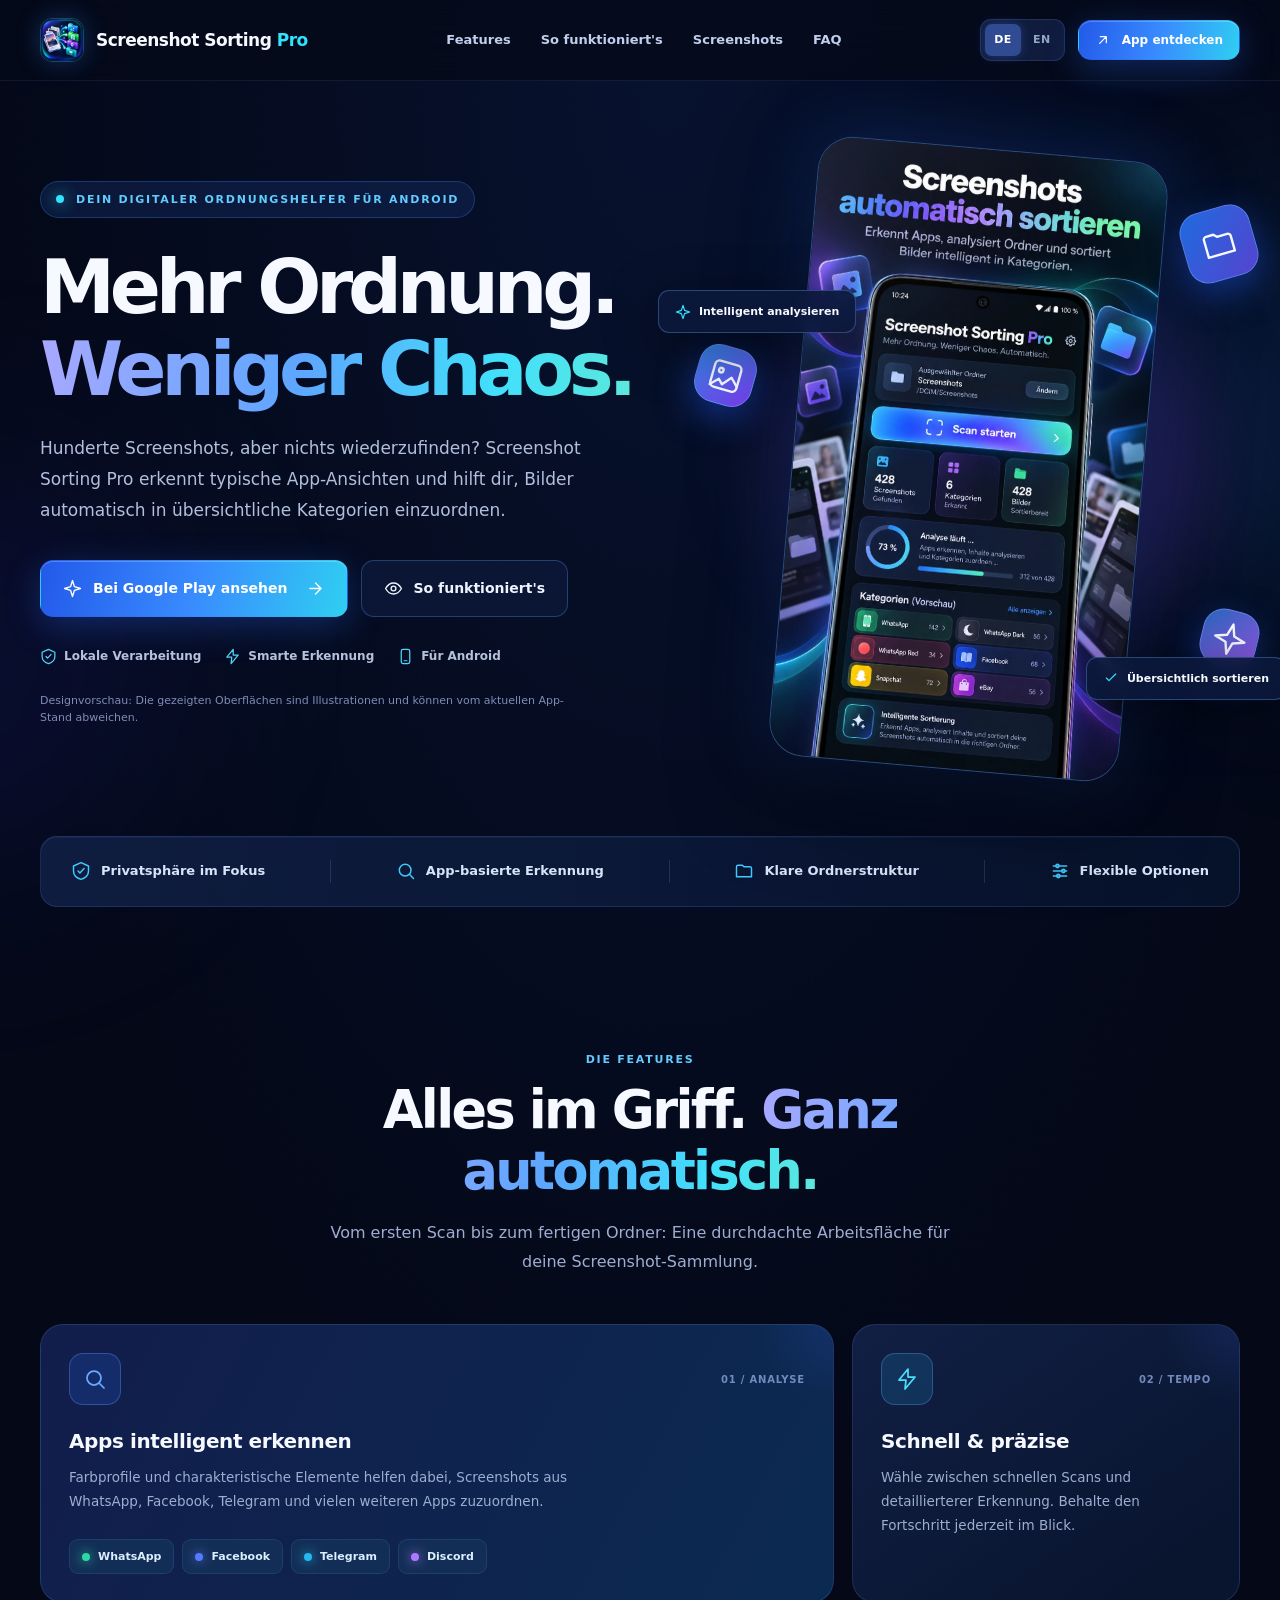
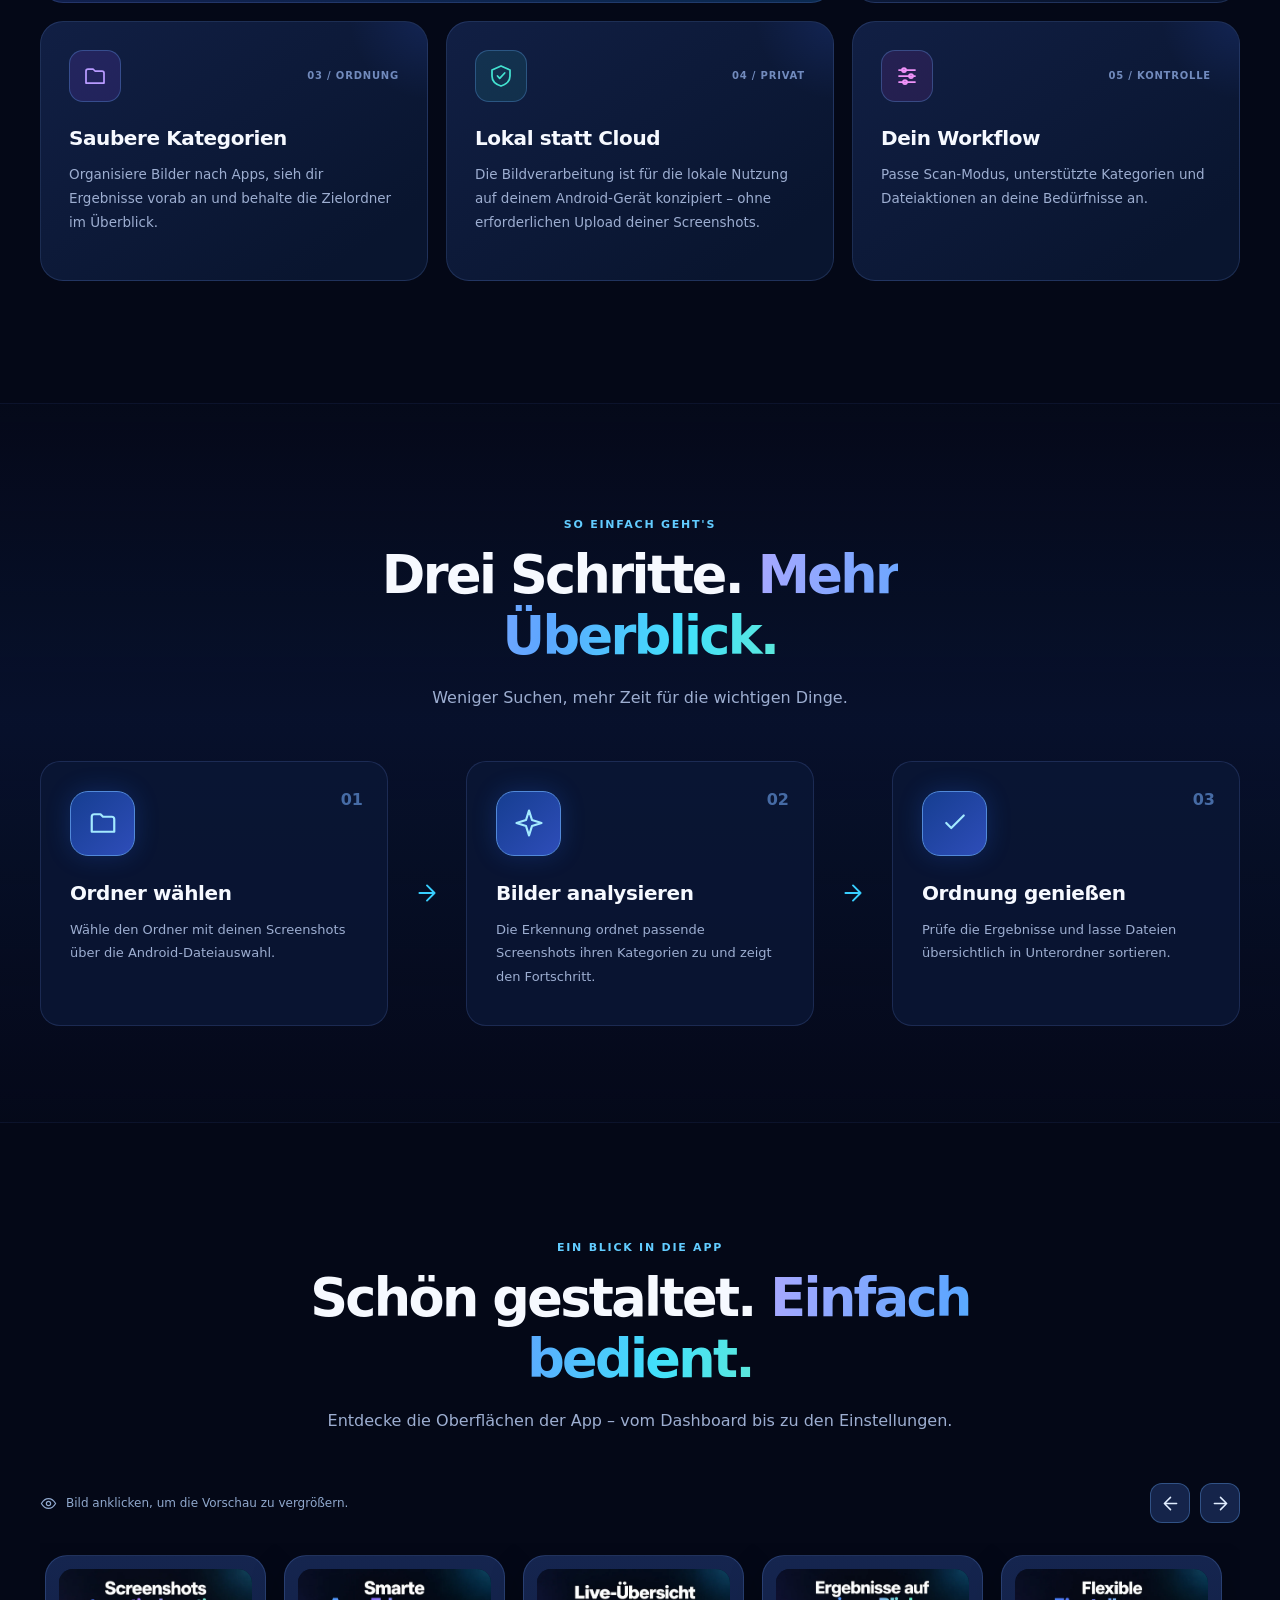
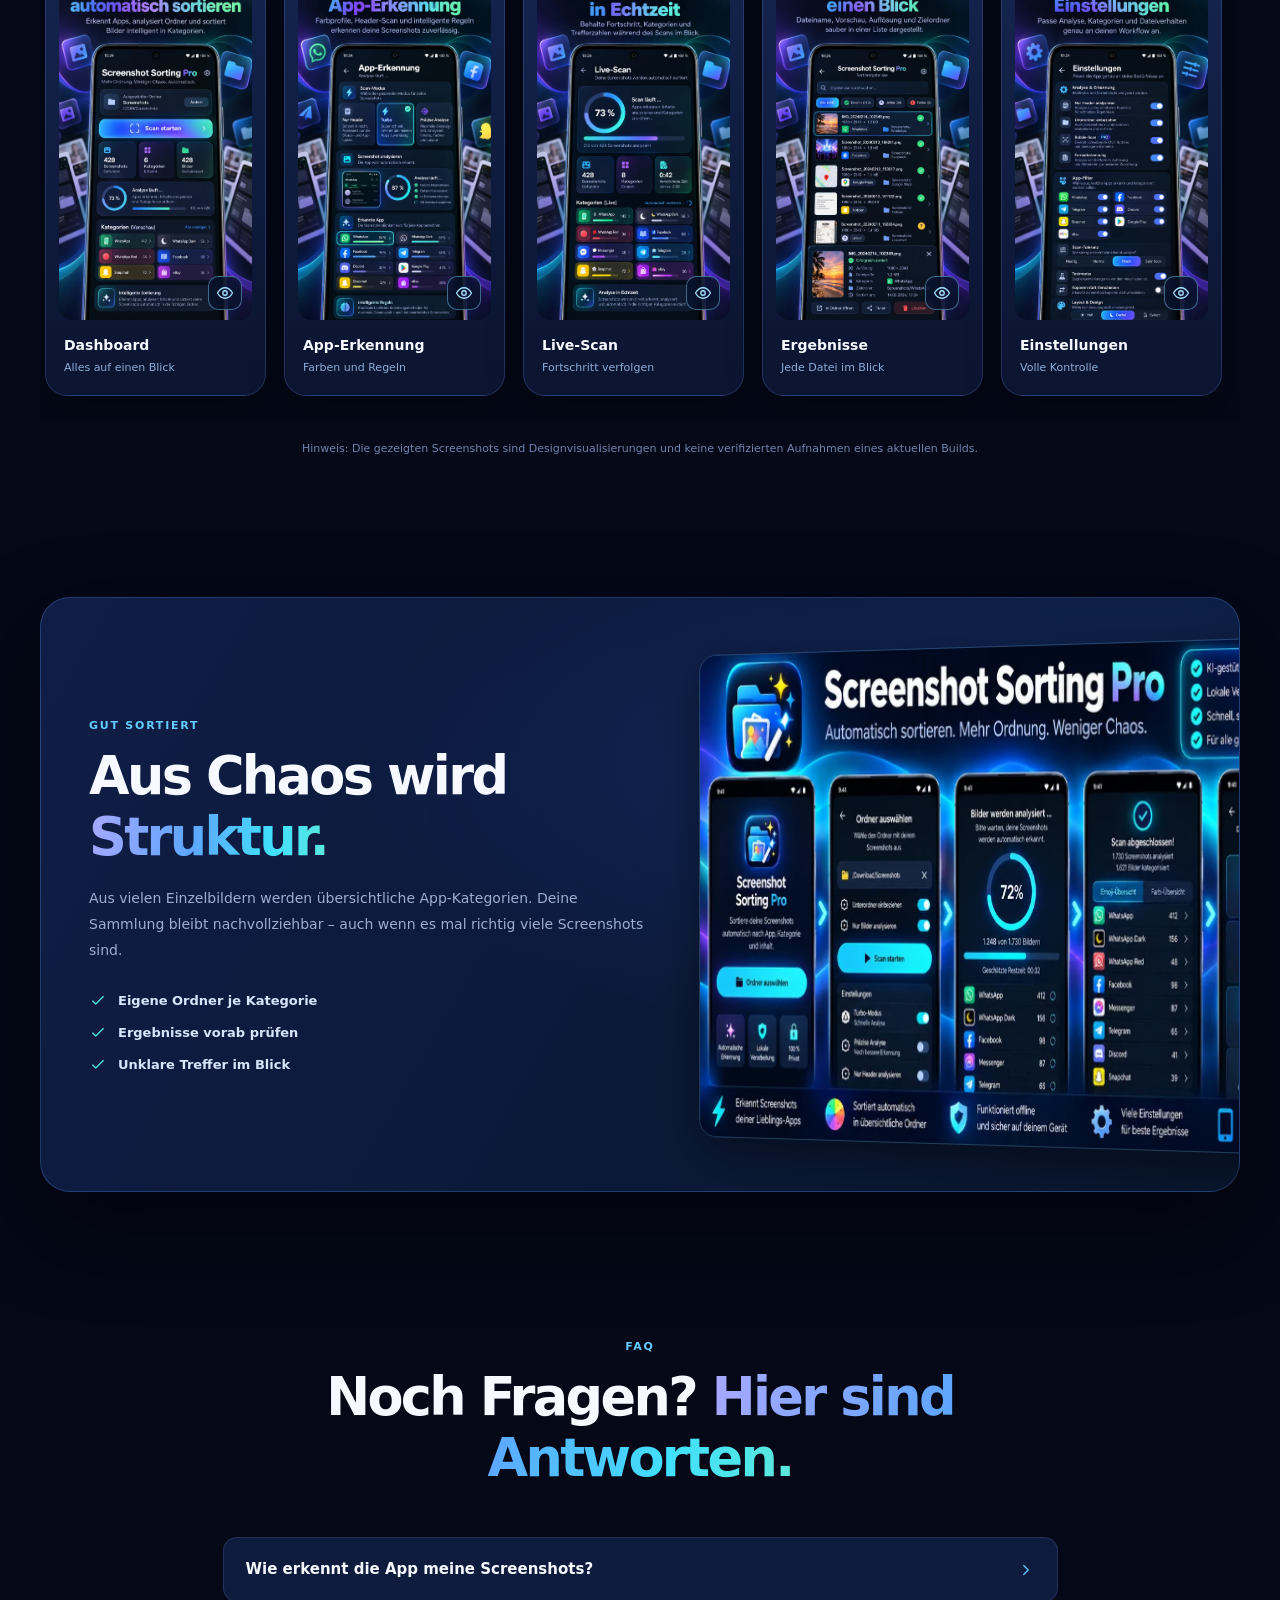
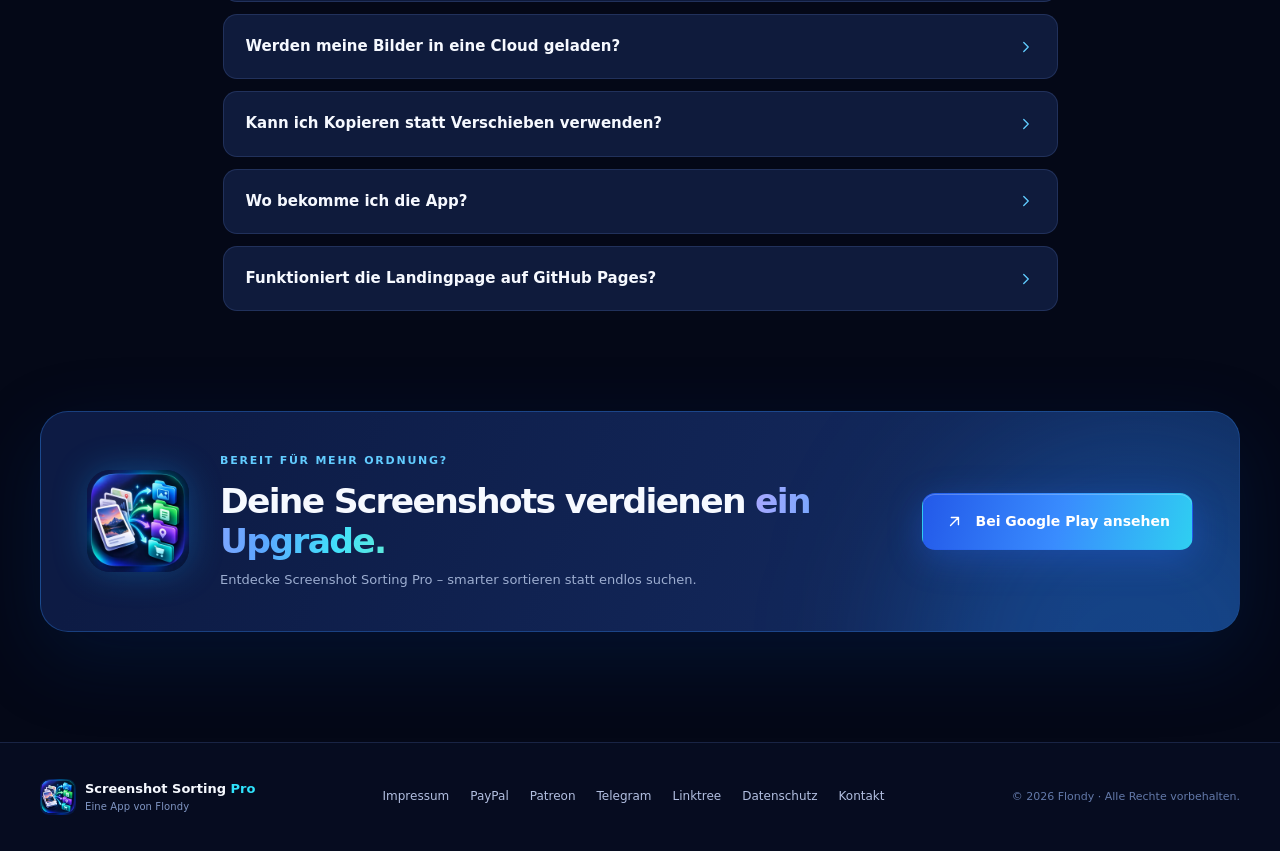
<file: index.html>
<!doctype html>
<html lang="de">
<head>
  <meta charset="UTF-8" />
  <meta name="viewport" content="width=device-width, initial-scale=1" />
  <meta name="theme-color" content="#050a1c" />
  <meta name="description" content="Screenshot Sorting Pro – eine moderne Android-App zum Erkennen, Analysieren und übersichtlichen Sortieren von Screenshots." />
  <meta property="og:type" content="website" />
  <meta property="og:title" content="Screenshot Sorting Pro – Mehr Ordnung. Weniger Chaos." />
  <meta property="og:description" content="Erkennen, analysieren und sortieren: Entdecke die smarte Screenshot-Verwaltung für Android." />
  <meta property="og:image" content="assets/branding/Google_Play_Feature_Graphic_BLUE_1024x500.png" />
  <link rel="icon" type="image/png" href="assets/img/favicon.png" />
  <link rel="stylesheet" href="styles.css" />
  <title>Screenshot Sorting Pro – Automatisch sortieren</title>
</head>
<body>
  <svg class="svg-defs" aria-hidden="true" focusable="false" xmlns="http://www.w3.org/2000/svg">
    <symbol id="i-arrow" viewBox="0 0 24 24"><path d="M5 12h14m-7-7 7 7-7 7"/></symbol>
    <symbol id="i-arrow-up-right" viewBox="0 0 24 24"><path d="M7 17 17 7M8 7h9v9"/></symbol>
    <symbol id="i-down" viewBox="0 0 24 24"><path d="M12 3v12m-5-5 5 5 5-5M5 18v3h14v-3"/></symbol>
    <symbol id="i-check" viewBox="0 0 24 24"><path d="m5 12 4 4L19 6"/></symbol>
    <symbol id="i-shield" viewBox="0 0 24 24"><path d="m12 2 9 4v6c0 5.5-3.8 8.4-9 10-5.2-1.6-9-4.5-9-10V6l9-4Z"/><path d="m8.5 12 2.2 2.3L15.7 9"/></symbol>
    <symbol id="i-bolt" viewBox="0 0 24 24"><path d="m13 2-9 11h7l-1 9 10-12h-7l0-8Z"/></symbol>
    <symbol id="i-sparkle" viewBox="0 0 24 24"><path d="m12 2 2.4 7.6L22 12l-7.6 2.4L12 22l-2.4-7.6L2 12l7.6-2.4L12 2Z"/></symbol>
    <symbol id="i-folder" viewBox="0 0 24 24"><path d="M3 7a2 2 0 0 1 2-2h5l2 2h7a2 2 0 0 1 2 2v10H3V7Z"/></symbol>
    <symbol id="i-image" viewBox="0 0 24 24"><rect x="3" y="3" width="18" height="18" rx="3"/><circle cx="8" cy="9" r="1.5"/><path d="m21 17-5-5-5 6-3-3-5 5"/></symbol>
    <symbol id="i-sliders" viewBox="0 0 24 24"><path d="M4 6h16M4 12h16M4 18h16"/><circle cx="9" cy="6" r="2"/><circle cx="16" cy="12" r="2"/><circle cx="10" cy="18" r="2"/></symbol>
    <symbol id="i-eye" viewBox="0 0 24 24"><path d="M2 12s4-7 10-7 10 7 10 7-4 7-10 7-10-7-10-7Z"/><circle cx="12" cy="12" r="3"/></symbol>
    <symbol id="i-grid" viewBox="0 0 24 24"><rect x="3" y="3" width="7" height="7" rx="1"/><rect x="14" y="3" width="7" height="7" rx="1"/><rect x="3" y="14" width="7" height="7" rx="1"/><rect x="14" y="14" width="7" height="7" rx="1"/></symbol>
    <symbol id="i-chevron" viewBox="0 0 24 24"><path d="m9 6 6 6-6 6"/></symbol>
    <symbol id="i-close" viewBox="0 0 24 24"><path d="M5 5 19 19M19 5 5 19"/></symbol>
    <symbol id="i-menu" viewBox="0 0 24 24"><path d="M4 7h16M4 12h16M4 17h16"/></symbol>
    <symbol id="i-search" viewBox="0 0 24 24"><circle cx="11" cy="11" r="7"/><path d="m16 16 5 5"/></symbol>
    <symbol id="i-lock" viewBox="0 0 24 24"><rect x="5" y="10" width="14" height="11" rx="2"/><path d="M8 10V7a4 4 0 0 1 8 0v3"/></symbol>
    <symbol id="i-phone" viewBox="0 0 24 24"><rect x="6" y="2" width="12" height="20" rx="2.5"/><path d="M10 18h4"/></symbol>
  </svg>

  <div class="ambient ambient-one"></div><div class="ambient ambient-two"></div>
  <header class="site-header" id="top">
    <div class="container nav-inner">
      <a class="brand" href="#top" aria-label="Screenshot Sorting Pro – Start">
        <img src="assets/img/app-icon.webp" width="42" height="42" alt="Screenshot Sorting Pro App-Icon" />
        <span>Screenshot <strong>Sorting <em>Pro</em></strong></span>
      </a>
      <nav class="desktop-nav" aria-label="Hauptnavigation">
        <a href="#features" data-i18n="navFeatures">Features</a>
        <a href="#how" data-i18n="navHow">So funktioniert's</a>
        <a href="#screenshots" data-i18n="navScreens">Screenshots</a>
        <a href="#faq">FAQ</a>
      </nav>
      <div class="nav-actions">
        <div class="language-toggle" role="group" aria-label="Language / Sprache">
          <button class="lang-btn active" type="button" data-lang="de" aria-pressed="true">DE</button>
          <button class="lang-btn" type="button" data-lang="en" aria-pressed="false">EN</button>
        </div>
        <a class="btn btn-small btn-primary nav-cta" href="#screenshots"><svg class="ic"><use href="#i-arrow-up-right"/></svg><span data-i18n="navDiscover">App entdecken</span></a>
        <button id="menuButton" class="menu-btn" aria-label="Menü öffnen" aria-controls="mobileNav" aria-expanded="false" type="button"><svg class="ic"><use href="#i-menu"/></svg></button>
      </div>
    </div>
    <nav class="mobile-nav" id="mobileNav" aria-label="Mobile Navigation" hidden>
      <a href="#features" data-i18n="navFeatures">Features</a><a href="#how" data-i18n="navHow">So funktioniert's</a><a href="#screenshots" data-i18n="navScreens">Screenshots</a><a href="#faq">FAQ</a>
    </nav>
  </header>

  <main>
    <section class="hero container" aria-labelledby="heroTitle">
      <div class="hero-copy reveal">
        <div class="eyebrow"><span class="eyebrow-dot"></span><span data-i18n="eyebrow">DEIN DIGITALER ORDNUNGSHELFER FÜR ANDROID</span></div>
        <h1 id="heroTitle" data-i18n-html="heroTitle">Mehr Ordnung.<br><span class="gradient-text">Weniger Chaos.</span></h1>
        <p class="hero-lead" data-i18n="heroLead">Hunderte Screenshots, aber nichts wiederzufinden? Screenshot Sorting Pro erkennt typische App-Ansichten und hilft dir, Bilder automatisch in übersichtliche Kategorien einzuordnen.</p>
        <div class="hero-actions">
          <a id="primaryCTA" class="btn btn-primary btn-large" href="#screenshots"><svg class="ic"><use href="#i-sparkle"/></svg><span data-i18n="heroExplore">App entdecken</span><svg class="ic end-arrow"><use href="#i-arrow"/></svg></a>
          <a class="btn btn-glass btn-large" href="#how"><svg class="ic"><use href="#i-eye"/></svg><span data-i18n="heroHow">So funktioniert's</span></a>
        </div>
        <div class="hero-trust">
          <span><svg class="ic"><use href="#i-shield"/></svg><span data-i18n="trustLocal">Lokale Verarbeitung</span></span>
          <span><svg class="ic"><use href="#i-bolt"/></svg><span data-i18n="trustFast">Smarte Erkennung</span></span>
          <span><svg class="ic"><use href="#i-phone"/></svg><span data-i18n="trustAndroid">Für Android</span></span>
        </div>
        <p class="build-note" data-i18n="visualNote">Designvorschau: Die gezeigten Oberflächen sind Illustrationen und können vom aktuellen App-Stand abweichen.</p>
      </div>
      <div class="hero-art reveal" aria-label="Gestaltungsvorschau von Screenshot Sorting Pro">
        <div class="hero-halo"></div>
        <div class="floating-icon floating-a"><svg class="ic"><use href="#i-folder"/></svg></div>
        <div class="floating-icon floating-b"><svg class="ic"><use href="#i-image"/></svg></div>
        <div class="floating-icon floating-c"><svg class="ic"><use href="#i-sparkle"/></svg></div>
        <div class="hero-screen-wrap"><img class="hero-poster" src="assets/img/screenshot-dashboard.webp" width="941" height="1672" alt="Screenshot Sorting Pro – Dashboard mit Scan-Statistiken und Kategorien" fetchpriority="high" /></div>
        <div class="float-pill float-pill-top"><svg class="ic"><use href="#i-sparkle"/></svg><span data-i18n="floatingIntelligent">Intelligent analysieren</span></div>
        <div class="float-pill float-pill-bottom"><svg class="ic"><use href="#i-check"/></svg><span data-i18n="floatingOrganized">Übersichtlich sortieren</span></div>
      </div>
    </section>

    <div class="container section-spacer"><div class="trust-bar"><span><svg class="ic"><use href="#i-shield"/></svg><span data-i18n="stripLocal">Privatsphäre im Fokus</span></span><span class="separator"></span><span><svg class="ic"><use href="#i-search"/></svg><span data-i18n="stripDetect">App-basierte Erkennung</span></span><span class="separator"></span><span><svg class="ic"><use href="#i-folder"/></svg><span data-i18n="stripFolders">Klare Ordnerstruktur</span></span><span class="separator"></span><span><svg class="ic"><use href="#i-sliders"/></svg><span data-i18n="stripOptions">Flexible Optionen</span></span></div></div>

    <section id="features" class="section container" aria-labelledby="featuresTitle">
      <div class="section-heading reveal"><span class="section-kicker" data-i18n="featuresKicker">DIE FEATURES</span><h2 id="featuresTitle" data-i18n-html="featuresTitle">Alles im Griff. <span class="gradient-text">Ganz automatisch.</span></h2><p data-i18n="featuresIntro">Vom ersten Scan bis zum fertigen Ordner: Eine durchdachte Arbeitsfläche für deine Screenshot-Sammlung.</p></div>
      <div class="feature-grid">
        <article class="feature-card feature-card-wide reveal"><div class="feature-top"><div class="icon-square blue"><svg class="ic"><use href="#i-search"/></svg></div><span class="feature-number">01 / ANALYSE</span></div><h3 data-i18n="f1Title">Apps intelligent erkennen</h3><p data-i18n="f1Text">Farbprofile und charakteristische Elemente helfen dabei, Screenshots aus WhatsApp, Facebook, Telegram und vielen weiteren Apps zuzuordnen.</p><div class="mini-categories"><span class="mini-tag"><i style="--c:#2bd9a3"></i>WhatsApp</span><span class="mini-tag"><i style="--c:#567aff"></i>Facebook</span><span class="mini-tag"><i style="--c:#25b8ee"></i>Telegram</span><span class="mini-tag"><i style="--c:#ac78ff"></i>Discord</span></div></article>
        <article class="feature-card reveal"><div class="feature-top"><div class="icon-square cyan"><svg class="ic"><use href="#i-bolt"/></svg></div><span class="feature-number">02 / TEMPO</span></div><h3 data-i18n="f2Title">Schnell &amp; präzise</h3><p data-i18n="f2Text">Wähle zwischen schnellen Scans und detaillierterer Erkennung. Behalte den Fortschritt jederzeit im Blick.</p></article>
        <article class="feature-card reveal"><div class="feature-top"><div class="icon-square violet"><svg class="ic"><use href="#i-folder"/></svg></div><span class="feature-number">03 / ORDNUNG</span></div><h3 data-i18n="f3Title">Saubere Kategorien</h3><p data-i18n="f3Text">Organisiere Bilder nach Apps, sieh dir Ergebnisse vorab an und behalte die Zielordner im Überblick.</p></article>
        <article class="feature-card reveal"><div class="feature-top"><div class="icon-square teal"><svg class="ic"><use href="#i-shield"/></svg></div><span class="feature-number">04 / PRIVAT</span></div><h3 data-i18n="f4Title">Lokal statt Cloud</h3><p data-i18n="f4Text">Die Bildverarbeitung ist für die lokale Nutzung auf deinem Android-Gerät konzipiert – ohne erforderlichen Upload deiner Screenshots.</p></article>
        <article class="feature-card reveal"><div class="feature-top"><div class="icon-square pink"><svg class="ic"><use href="#i-sliders"/></svg></div><span class="feature-number">05 / KONTROLLE</span></div><h3 data-i18n="f5Title">Dein Workflow</h3><p data-i18n="f5Text">Passe Scan-Modus, unterstützte Kategorien und Dateiaktionen an deine Bedürfnisse an.</p></article>
      </div>
    </section>

    <section id="how" class="section how-section" aria-labelledby="howTitle"><div class="container"><div class="section-heading reveal"><span class="section-kicker" data-i18n="howKicker">SO EINFACH GEHT'S</span><h2 id="howTitle" data-i18n-html="howTitle">Drei Schritte. <span class="gradient-text">Mehr Überblick.</span></h2><p data-i18n="howIntro">Weniger Suchen, mehr Zeit für die wichtigen Dinge.</p></div>
    <div class="steps">
      <article class="step reveal"><div class="step-index">01</div><div class="step-icon"><svg class="ic"><use href="#i-folder"/></svg></div><h3 data-i18n="step1Title">Ordner wählen</h3><p data-i18n="step1Text">Wähle den Ordner mit deinen Screenshots über die Android-Dateiauswahl.</p></article>
      <div class="step-connector" aria-hidden="true"><svg class="ic"><use href="#i-arrow"/></svg></div>
      <article class="step reveal"><div class="step-index">02</div><div class="step-icon"><svg class="ic"><use href="#i-sparkle"/></svg></div><h3 data-i18n="step2Title">Bilder analysieren</h3><p data-i18n="step2Text">Die Erkennung ordnet passende Screenshots ihren Kategorien zu und zeigt den Fortschritt.</p></article>
      <div class="step-connector" aria-hidden="true"><svg class="ic"><use href="#i-arrow"/></svg></div>
      <article class="step reveal"><div class="step-index">03</div><div class="step-icon"><svg class="ic"><use href="#i-check"/></svg></div><h3 data-i18n="step3Title">Ordnung genießen</h3><p data-i18n="step3Text">Prüfe die Ergebnisse und lasse Dateien übersichtlich in Unterordner sortieren.</p></article>
    </div></div></section>

    <section id="screenshots" class="section container screenshot-section" aria-labelledby="screensTitle"><div class="section-heading reveal"><span class="section-kicker" data-i18n="screensKicker">EIN BLICK IN DIE APP</span><h2 id="screensTitle" data-i18n-html="screensTitle">Schön gestaltet. <span class="gradient-text">Einfach bedient.</span></h2><p data-i18n="screensIntro">Entdecke die Oberflächen der App – vom Dashboard bis zu den Einstellungen.</p></div>
      <div class="gallery-toolbar"><p class="gallery-hint"><svg class="ic"><use href="#i-eye"/></svg><span data-i18n="galleryHint">Bild anklicken, um die Vorschau zu vergrößern.</span></p><div class="gallery-controls"><button class="circle-btn" id="galleryPrev" type="button" aria-label="Vorheriges Bild"><svg class="ic reverse"><use href="#i-arrow"/></svg></button><button class="circle-btn" id="galleryNext" type="button" aria-label="Nächstes Bild"><svg class="ic"><use href="#i-arrow"/></svg></button></div></div>
      <div class="screenshot-track" id="screenshotTrack" tabindex="0" aria-label="App-Screenshots – horizontal scrollbar">
        <button class="shot-card" type="button" data-shot="0"><div class="shot-cover"><img loading="lazy" src="assets/img/screenshot-dashboard.webp" width="941" height="1672" alt="Dashboard mit Ordnerauswahl und Kategoriestatistik"/><span class="shot-zoom"><svg class="ic"><use href="#i-eye"/></svg></span></div><strong data-i18n="shot1Title">Dashboard</strong><small data-i18n="shot1Text">Alles auf einen Blick</small></button>
        <button class="shot-card" type="button" data-shot="1"><div class="shot-cover"><img loading="lazy" src="assets/img/screenshot-recognition.webp" width="941" height="1672" alt="Analyse-Modi und App-Erkennung"/><span class="shot-zoom"><svg class="ic"><use href="#i-eye"/></svg></span></div><strong data-i18n="shot2Title">App-Erkennung</strong><small data-i18n="shot2Text">Farben und Regeln</small></button>
        <button class="shot-card" type="button" data-shot="2"><div class="shot-cover"><img loading="lazy" src="assets/img/screenshot-live.webp" width="941" height="1672" alt="Live-Scan mit Fortschrittsanzeige und Kategorien"/><span class="shot-zoom"><svg class="ic"><use href="#i-eye"/></svg></span></div><strong data-i18n="shot3Title">Live-Scan</strong><small data-i18n="shot3Text">Fortschritt verfolgen</small></button>
        <button class="shot-card" type="button" data-shot="3"><div class="shot-cover"><img loading="lazy" src="assets/img/screenshot-results.webp" width="941" height="1672" alt="Sortierergebnisse mit Dateivorschau und Zielordnern"/><span class="shot-zoom"><svg class="ic"><use href="#i-eye"/></svg></span></div><strong data-i18n="shot4Title">Ergebnisse</strong><small data-i18n="shot4Text">Jede Datei im Blick</small></button>
        <button class="shot-card" type="button" data-shot="4"><div class="shot-cover"><img loading="lazy" src="assets/img/screenshot-settings.webp" width="941" height="1672" alt="Anpassbare Erkennungs- und Sortiereinstellungen"/><span class="shot-zoom"><svg class="ic"><use href="#i-eye"/></svg></span></div><strong data-i18n="shot5Title">Einstellungen</strong><small data-i18n="shot5Text">Volle Kontrolle</small></button>
      </div>
      <p class="screenshot-disclaimer" data-i18n="screensDisclaimer">Hinweis: Die gezeigten Screenshots sind Designvisualisierungen und keine verifizierten Aufnahmen eines aktuellen Builds.</p>
    </section>

    <section class="section container showcase"><div class="showcase-panel reveal"><div class="showcase-copy"><span class="section-kicker" data-i18n="showcaseKicker">GUT SORTIERT</span><h2 data-i18n-html="showcaseTitle">Aus Chaos wird <span class="gradient-text">Struktur.</span></h2><p data-i18n="showcaseBody">Aus vielen Einzelbildern werden übersichtliche App-Kategorien. Deine Sammlung bleibt nachvollziehbar – auch wenn es mal richtig viele Screenshots sind.</p><div class="showcase-bullets"><span><svg class="ic"><use href="#i-check"/></svg><span data-i18n="showcasePoint1">Eigene Ordner je Kategorie</span></span><span><svg class="ic"><use href="#i-check"/></svg><span data-i18n="showcasePoint2">Ergebnisse vorab prüfen</span></span><span><svg class="ic"><use href="#i-check"/></svg><span data-i18n="showcasePoint3">Unklare Treffer im Blick</span></span></div></div><img src="assets/img/feature-blue.webp" loading="lazy" width="1024" height="500" alt="Schematische Darstellung von Screenshot Sorting Pro – Auswahl, Analyse, Ergebnisse und sortierte Ordner"/></div></section>

    <section id="faq" class="section container faq-section" aria-labelledby="faqTitle"><div class="section-heading reveal"><span class="section-kicker">FAQ</span><h2 id="faqTitle" data-i18n-html="faqTitle">Noch Fragen? <span class="gradient-text">Hier sind Antworten.</span></h2></div><div class="faq-items">
      <details><summary><span data-i18n="faq1Q">Wie erkennt die App meine Screenshots?</span><svg class="ic"><use href="#i-chevron"/></svg></summary><p data-i18n="faq1A">Die Erkennung nutzt unter anderem Farbprofile und typische Bildbereiche, um Screenshots bestimmten Apps zuzuordnen. Nicht jeder Treffer ist eindeutig; dafür gibt es die Kategorie „Unklar“.</p></details>
      <details><summary><span data-i18n="faq2Q">Werden meine Bilder in eine Cloud geladen?</span><svg class="ic"><use href="#i-chevron"/></svg></summary><p data-i18n="faq2A">Die dargestellte Bildanalyse ist für die lokale Ausführung auf Android ausgelegt. Ob die veröffentlichte Version weitere Dienste verwendet, steht in der Datenschutzerklärung der jeweiligen App-Version.</p></details>
      <details><summary><span data-i18n="faq3Q">Kann ich Kopieren statt Verschieben verwenden?</span><svg class="ic"><use href="#i-chevron"/></svg></summary><p data-i18n="faq3A">Ja, das ist als Dateiverarbeitungsoption vorgesehen. Für einen sicheren Einstieg empfiehlt sich der Kopiermodus, damit die Originaldateien erhalten bleiben.</p></details>
      <details><summary><span data-i18n="faq4Q">Wo bekomme ich die App?</span><svg class="ic"><use href="#i-chevron"/></svg></summary><p data-i18n="faq4A">Screenshot Sorting Pro gibt es für Android bei Google Play. Den Link findest du oben auf dieser Seite.</p></details>
      <details><summary><span data-i18n="faq5Q">Funktioniert die Landingpage auf GitHub Pages?</span><svg class="ic"><use href="#i-chevron"/></svg></summary><p data-i18n="faq5A">Ja. Diese Website benötigt weder Server noch Build-Tools: Dateien hochladen, GitHub Pages aktivieren, fertig.</p></details>
    </div></section>

    <section class="bottom-section container"><div class="final-cta reveal"><div class="cta-glow"></div><img src="assets/img/app-icon.webp" width="112" height="112" loading="lazy" alt="Screenshot Sorting Pro Icon"/><div><span class="section-kicker" data-i18n="ctaKicker">BEREIT FÜR MEHR ORDNUNG?</span><h2 data-i18n-html="ctaTitle">Deine Screenshots verdienen <span class="gradient-text">ein Upgrade.</span></h2><p data-i18n="ctaBody">Entdecke Screenshot Sorting Pro – smarter sortieren statt endlos suchen.</p></div><a id="finalCTA" class="btn btn-primary btn-large" href="mailto:flondy.dev@gmail.com?subject=Screenshot%20Sorting%20Pro"><svg class="ic"><use href="#i-arrow-up-right"/></svg><span data-i18n="ctaContact">Verfügbarkeit anfragen</span></a></div></section>
  </main>

  <footer class="footer"><div class="container footer-inner"><a class="footer-brand" href="#top"><img src="assets/img/app-icon.webp" width="36" height="36" alt=""/><span>Screenshot Sorting <em>Pro</em><small data-i18n="footerSubtitle">Eine App von Flondy</small></span></a><div class="footer-links"><a href="https://flondy.github.io/app-store/impressum.html" data-i18n="footerLegal">Impressum</a><a href="https://www.paypal.com/paypalme/MSingle72" target="_blank" rel="noopener">PayPal</a><a href="https://www.patreon.com/cw/Flondy" target="_blank" rel="noopener">Patreon</a><a href="https://t.me/Flondy" target="_blank" rel="noopener">Telegram</a><a href="https://linktr.ee/flondy" target="_blank" rel="noopener">Linktree</a><a href="datenschutz.html" data-i18n="footerPrivacy">Datenschutz</a><a href="mailto:flondy.dev@gmail.com" data-i18n="footerContact">Kontakt</a></div><p>© <span id="year">2026</span> Flondy · <span data-i18n="footerRights">Alle Rechte vorbehalten.</span></p></div></footer>

  <div class="lightbox" id="lightbox" role="dialog" aria-modal="true" aria-label="Screenshot-Vorschau" hidden>
    <button class="lightbox-close" id="lightboxClose" type="button" aria-label="Schließen"><svg class="ic"><use href="#i-close"/></svg></button>
    <button class="lightbox-move lightbox-prev" id="lightboxPrev" type="button" aria-label="Vorheriges Bild"><svg class="ic reverse"><use href="#i-arrow"/></svg></button>
    <figure class="lightbox-figure"><img id="lightboxImage" alt=""/><figcaption id="lightboxCaption"></figcaption></figure>
    <button class="lightbox-move lightbox-next" id="lightboxNext" type="button" aria-label="Nächstes Bild"><svg class="ic"><use href="#i-arrow"/></svg></button>
  </div>
  <script src="config.js" defer></script>
  <script src="script.js" defer></script>
</body>
</html>
</file>
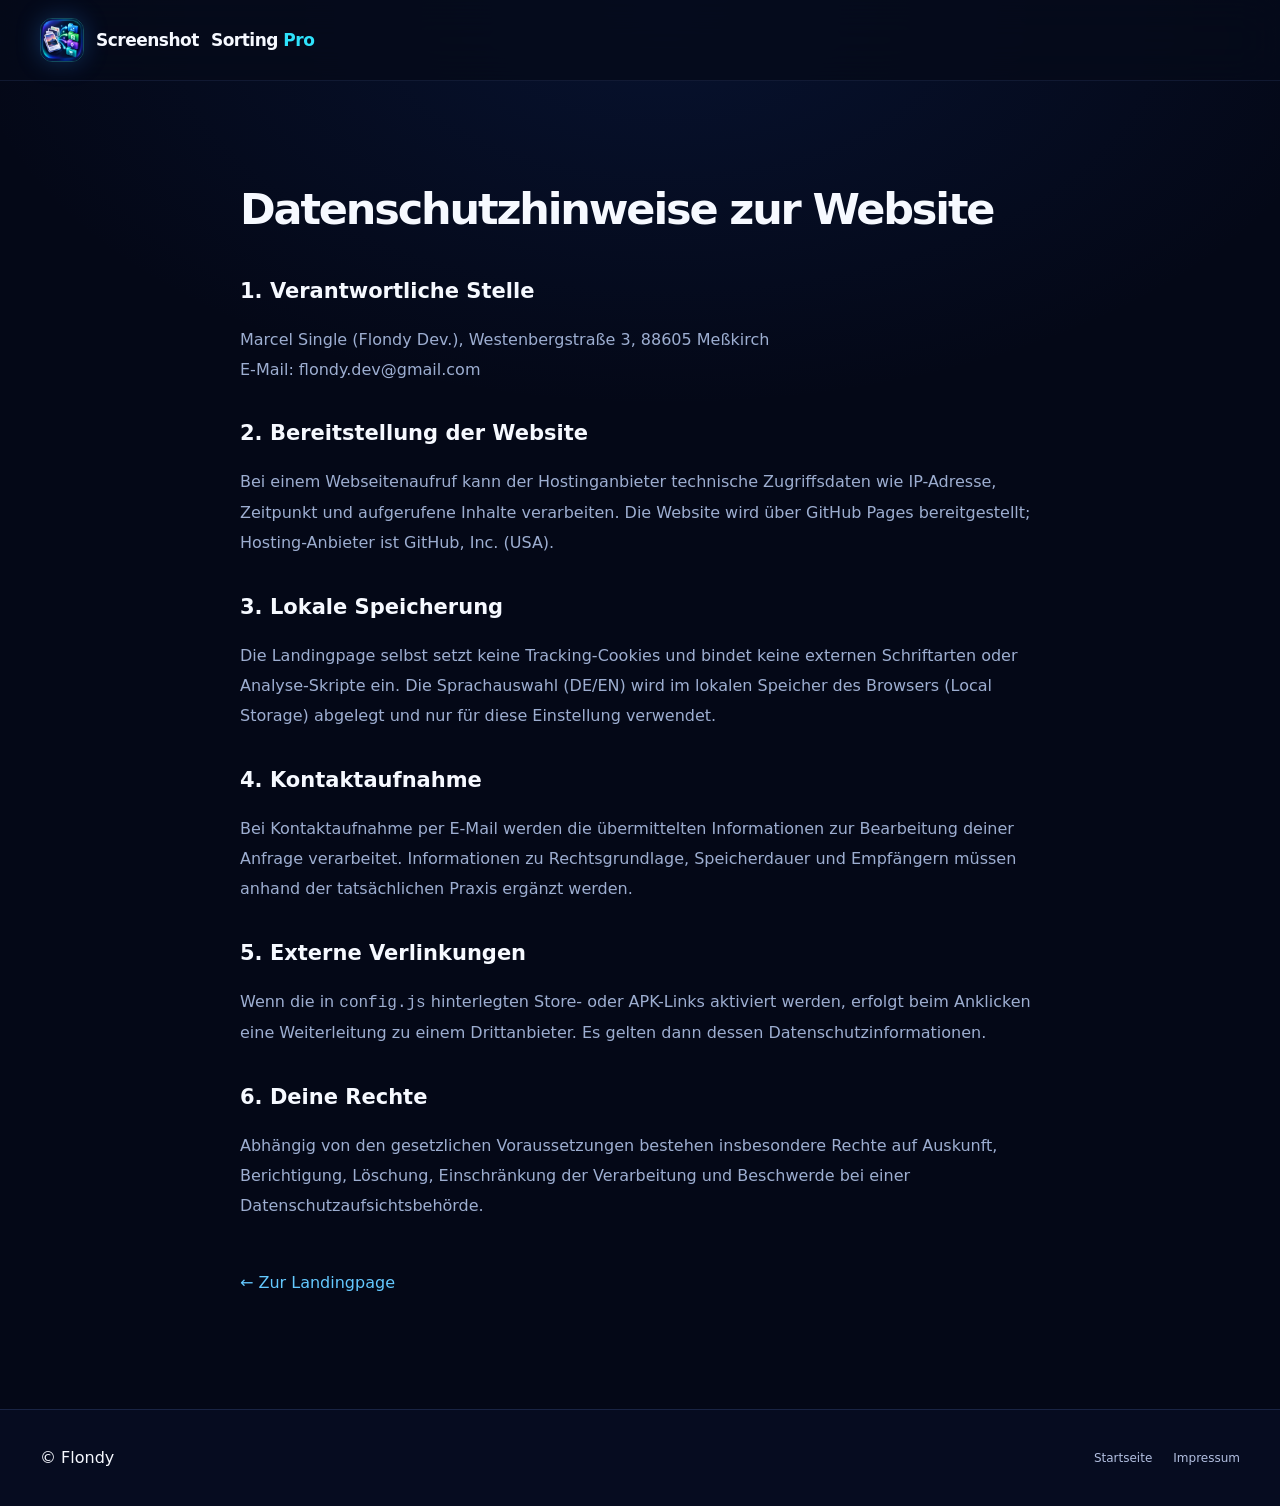
<file: datenschutz.html>
<!doctype html><html lang="de"><head><meta charset="utf-8"><meta name="viewport" content="width=device-width, initial-scale=1"><meta name="theme-color" content="#050a1c"><title>Datenschutz – Screenshot Sorting Pro Landingpage</title><link rel="icon" href="assets/img/favicon.png"><link rel="stylesheet" href="styles.css"><style>.legal-content{max-width:800px;padding:95px 0;min-height:65vh}.legal-content h1{font-size:43px;letter-spacing:-.05em}.legal-content h2{font-size:21px;margin-top:32px}.legal-content p{line-height:1.9}.legal-warning{border:1px solid #76b7fc66;background:#12234e;padding:20px;border-radius:13px;color:#e0edff}.back-link{display:inline-block;margin-top:30px;color:#64c9ff}</style></head><body><header class="site-header"><div class="container nav-inner"><a class="brand" href="index.html"><img src="assets/img/app-icon.webp" alt="" width="42" height="42">Screenshot <strong>Sorting <em>Pro</em></strong></a></div></header><main class="container legal-content"><h1>Datenschutzhinweise zur Website</h1><h2>1. Verantwortliche Stelle</h2><p>Marcel Single (Flondy Dev.), Westenbergstraße 3, 88605 Meßkirch<br>E-Mail: <a href="mailto:flondy.dev@gmail.com">flondy.dev@gmail.com</a></p><h2>2. Bereitstellung der Website</h2><p>Bei einem Webseitenaufruf kann der Hostinganbieter technische Zugriffsdaten wie IP-Adresse, Zeitpunkt und aufgerufene Inhalte verarbeiten. Die Website wird über GitHub Pages bereitgestellt; Hosting-Anbieter ist GitHub, Inc. (USA).</p><h2>3. Lokale Speicherung</h2><p>Die Landingpage selbst setzt keine Tracking-Cookies und bindet keine externen Schriftarten oder Analyse-Skripte ein. Die Sprachauswahl (DE/EN) wird im lokalen Speicher des Browsers (Local Storage) abgelegt und nur für diese Einstellung verwendet.</p><h2>4. Kontaktaufnahme</h2><p>Bei Kontaktaufnahme per E-Mail werden die übermittelten Informationen zur Bearbeitung deiner Anfrage verarbeitet. Informationen zu Rechtsgrundlage, Speicherdauer und Empfängern müssen anhand der tatsächlichen Praxis ergänzt werden.</p><h2>5. Externe Verlinkungen</h2><p>Wenn die in <code>config.js</code> hinterlegten Store- oder APK-Links aktiviert werden, erfolgt beim Anklicken eine Weiterleitung zu einem Drittanbieter. Es gelten dann dessen Datenschutzinformationen.</p><h2>6. Deine Rechte</h2><p>Abhängig von den gesetzlichen Voraussetzungen bestehen insbesondere Rechte auf Auskunft, Berichtigung, Löschung, Einschränkung der Verarbeitung und Beschwerde bei einer Datenschutzaufsichtsbehörde.</p><p><a class="back-link" href="index.html">← Zur Landingpage</a></p></main><footer class="footer"><div class="container footer-inner"><span>© Flondy</span><div class="footer-links"><a href="index.html">Startseite</a><a href="https://flondy.github.io/app-store/impressum.html">Impressum</a></div></div></footer></body></html>
</file>
<file: styles.css>
:root{color-scheme:dark;--bg:#040817;--bg2:#08102c;--surface:#0d1632;--surface2:#101c3e;--line:rgba(127,164,255,.16);--line-strong:rgba(108,176,255,.33);--white:#f6f9ff;--muted:#9daed1;--blue:#357bff;--cyan:#2fe3fc;--purple:#8966ff;--radius:24px;--shadow:0 34px 90px rgba(0,0,0,.42)}
*,*:before,*:after{box-sizing:border-box}html{scroll-behavior:smooth;scroll-padding-top:96px}body{margin:0;background:radial-gradient(ellipse 55% 26% at 52% 1%,rgba(23,70,170,.16),transparent),var(--bg);font-family:Inter,ui-sans-serif,system-ui,-apple-system,BlinkMacSystemFont,"Segoe UI",sans-serif;font-size:16px;line-height:1.55;color:var(--white);overflow-x:hidden}body.modal-open{overflow:hidden}button,a{font:inherit}a{color:inherit;text-decoration:none}button{cursor:pointer}button:focus-visible,a:focus-visible,summary:focus-visible{outline:2px solid var(--cyan);outline-offset:4px}img{max-width:100%;display:block}h1,h2,h3,p{margin-top:0}p{color:var(--muted)}.svg-defs{position:absolute;width:0;height:0;overflow:hidden}.ic{width:21px;height:21px;flex:none;fill:none;stroke:currentColor;stroke-linecap:round;stroke-linejoin:round;stroke-width:1.75}.container{width:min(1200px,calc(100% - 64px));margin-inline:auto}.gradient-text{background:linear-gradient(99deg,#a9a8ff 0%,#5da6ff 44%,#41e0fb 77%,#5ce8dc 100%);color:transparent;-webkit-background-clip:text;background-clip:text}.ambient{position:absolute;pointer-events:none;z-index:-1;border-radius:999px;filter:blur(110px);opacity:.5}.ambient-one{width:410px;height:410px;left:-250px;top:460px;background:rgba(52,62,235,.25)}.ambient-two{width:420px;height:420px;right:-270px;top:210px;background:rgba(28,125,230,.32)}.site-header{position:sticky;top:0;z-index:100;background:rgba(5,10,26,.8);backdrop-filter:blur(20px);-webkit-backdrop-filter:blur(20px);border-bottom:1px solid rgba(123,158,246,.11)}.nav-inner{min-height:80px;display:flex;align-items:center;gap:32px}.brand{display:inline-flex;align-items:center;gap:12px;min-width:255px;letter-spacing:-.5px;font-size:17px;font-weight:650}.brand img{width:44px;height:44px;border:1px solid rgba(59,229,248,.3);border-radius:12px;box-shadow:0 0 24px rgba(51,140,255,.28)}.brand strong{font-weight:800}.brand em,.footer-brand em{font-style:normal;color:var(--cyan)}.desktop-nav{display:flex;align-items:center;gap:30px;margin:auto}.desktop-nav a{color:#c2ceed;font-size:13px;font-weight:600;transition:color .2s}.desktop-nav a:hover,.footer-links a:hover{color:#62defb}.nav-actions{display:flex;align-items:center;gap:13px}.language-toggle{display:flex;align-items:center;gap:3px;padding:4px;background:rgba(18,29,64,.94);border:1px solid var(--line);border-radius:11px}.lang-btn{color:#92a5cb;background:transparent;border:0;border-radius:7px;font-size:11px;font-weight:850;letter-spacing:.05em;padding:7px 9px}.lang-btn.active{color:white;background:#304b92;box-shadow:0 0 12px rgba(66,129,244,.3)}.btn{display:inline-flex;align-items:center;justify-content:center;gap:11px;white-space:nowrap;border-radius:13px;border:1px solid transparent;transition:transform .22s ease,box-shadow .22s ease,background .22s ease;min-height:46px;font-weight:760;font-size:14px}.btn:hover{transform:translateY(-2px)}.btn-primary{background:linear-gradient(105deg,#2359e9 0%,#398cfe 51%,#2fcff1 100%);color:white;box-shadow:0 9px 35px rgba(42,108,255,.3),inset 0 1px 0 rgba(255,255,255,.23)}.btn-primary:hover{box-shadow:0 12px 45px rgba(48,157,255,.46)}.btn-glass{background:rgba(16,27,62,.68);color:#ecf5ff;border-color:rgba(100,157,238,.3)}.btn-glass:hover{background:#162750;border-color:rgba(96,206,255,.56)}.btn-small{min-height:40px;padding:0 16px;font-size:12px}.btn-small .ic{width:16px;height:16px}.btn-large{min-height:57px;padding:0 22px}.btn-large .ic{width:19px;height:19px}.end-arrow{margin-left:7px}.menu-btn{display:none;width:41px;height:41px;align-items:center;justify-content:center;background:#122043;border:1px solid var(--line);border-radius:10px;color:#fff}.mobile-nav{display:none}.hero{min-height:746px;display:grid;grid-template-columns:1.07fr .93fr;align-items:center;gap:30px;padding-top:55px;padding-bottom:54px}.hero-copy{position:relative;z-index:2}.eyebrow,.section-kicker{letter-spacing:.16em;font-size:11px;font-weight:850;color:#62ccff}.eyebrow{display:inline-flex;gap:12px;align-items:center;border:1px solid rgba(61,155,253,.26);background:rgba(19,40,91,.49);padding:9px 15px;border-radius:50px}.eyebrow-dot{width:8px;height:8px;border-radius:50%;background:var(--cyan);box-shadow:0 0 16px var(--cyan)}.hero h1{font-size:clamp(55px,5.9vw,84px);line-height:1.09;letter-spacing:-.07em;font-weight:850;margin:28px 0 22px}.hero-lead{font-size:17px;line-height:1.84;max-width:565px;color:#b2bfdc}.hero-actions{display:flex;align-items:center;flex-wrap:wrap;gap:13px;margin-top:34px}.hero-trust{display:flex;gap:23px;flex-wrap:wrap;margin-top:30px;color:#b5c2dd;font-size:12px;font-weight:600}.hero-trust>span{display:flex;align-items:center;gap:7px}.hero-trust .ic{width:17px;height:17px;color:#4fd6fa}.build-note{font-size:11px;line-height:1.55;max-width:530px;margin-top:26px;color:#7d8db5}.hero-art{min-width:0;position:relative;height:646px;display:flex;align-items:center;justify-content:center}.hero-halo{position:absolute;inset:11% -6% 11% 4%;background:radial-gradient(ellipse,#143dc67b 5%,#522d9170 38%,transparent 65%);filter:blur(36px)}.hero-screen-wrap{height:622px;max-width:92%;position:relative;border-radius:35px;transform:rotate(5deg);box-shadow:0 35px 90px rgba(0,0,0,.5),0 0 70px rgba(37,105,246,.27);overflow:hidden;border:1px solid rgba(104,182,255,.35);background:#0a1434;animation:hoverFloat 6s ease-in-out infinite}.hero-screen-wrap:before{content:"";position:absolute;inset:0;background:linear-gradient(135deg,rgba(255,255,255,.08),transparent 38%);z-index:1;pointer-events:none}.hero-poster{height:100%;width:100%;object-fit:contain}.floating-icon{position:absolute;z-index:3;display:grid;place-items:center;width:72px;height:72px;border:1px solid rgba(113,164,255,.47);border-radius:21px;background:linear-gradient(135deg,#1e6bdf,#5643cf);box-shadow:0 12px 34px rgba(29,83,223,.5);transform:rotate(-16deg)}.floating-icon .ic{width:36px;height:36px;stroke-width:1.6}.floating-a{top:72px;right:-15px}.floating-b{left:0;top:210px;width:59px;height:59px;background:linear-gradient(135deg,#338ef1,#7738e6);transform:rotate(16deg)}.floating-c{bottom:115px;right:-18px;width:57px;height:57px;background:linear-gradient(135deg,#2766bb,#9954e8);transform:rotate(14deg)}.float-pill{z-index:4;position:absolute;display:flex;align-items:center;gap:8px;font-size:11px;font-weight:750;padding:12px 16px;border:1px solid rgba(107,164,248,.33);background:rgba(12,25,59,.91);box-shadow:0 15px 55px #0007;backdrop-filter:blur(8px);border-radius:11px;white-space:nowrap}.float-pill .ic{width:16px;height:16px;color:#37e5ff}.float-pill-top{top:154px;left:-38px}.float-pill-bottom{bottom:82px;right:-46px}.section-spacer{padding-bottom:44px}.trust-bar{display:flex;justify-content:space-between;align-items:center;gap:16px;padding:23px 30px;border:1px solid rgba(87,144,237,.2);border-radius:17px;background:linear-gradient(92deg,rgba(18,35,75,.75),rgba(8,21,48,.76));box-shadow:inset 0 1px 0 rgba(255,255,255,.04)}.trust-bar>span:not(.separator){display:flex;align-items:center;gap:10px;color:#d8e4fa;font-size:13px;font-weight:650}.trust-bar .ic{color:#40caff;width:20px;height:20px}.separator{height:23px;width:1px;background:rgba(122,147,216,.21)}.section{padding-top:100px;padding-bottom:32px}.section-heading{text-align:center;margin:0 auto 48px;max-width:760px}.section-kicker{display:block;margin-bottom:12px}.section-heading h2,.showcase h2,.final-cta h2{font-size:clamp(35px,4.1vw,54px);line-height:1.16;letter-spacing:-.05em;font-weight:820;margin-bottom:17px}.section-heading p{font-size:16px;line-height:1.8;margin:0 auto;max-width:650px}.feature-grid{display:grid;grid-template-columns:repeat(3,minmax(0,1fr));gap:18px}.feature-card{position:relative;min-height:260px;overflow:hidden;padding:28px;border:1px solid rgba(115,155,237,.18);background:linear-gradient(145deg,#111f44 0%,#09152f 85%);border-radius:23px;transition:border-color .2s,transform .2s,box-shadow .2s}.feature-card:hover{border-color:rgba(84,179,255,.55);transform:translateY(-4px);box-shadow:0 20px 70px rgba(0,51,154,.18)}.feature-card:after{content:"";position:absolute;width:180px;height:180px;right:-95px;top:-95px;background:radial-gradient(circle,rgba(59,105,249,.15),transparent 65%);pointer-events:none}.feature-card-wide{grid-column:span 2;background:linear-gradient(118deg,#121d4b,#0b2a51 100%)}.feature-top{display:flex;align-items:center;justify-content:space-between;margin-bottom:21px}.feature-number{font-size:10px;letter-spacing:.08em;color:#728bbd;font-weight:800}.icon-square{width:52px;height:52px;display:grid;place-items:center;border:1px solid rgba(102,172,255,.3);border-radius:14px}.icon-square .ic{width:24px;height:24px}.blue{color:#68aaff;background:rgba(38,92,210,.23)}.cyan{color:#4cdbfa;background:rgba(31,157,213,.18)}.violet{color:#b89aff;background:rgba(119,72,216,.19)}.teal{color:#43e2d0;background:rgba(40,193,182,.12)}.pink{color:#f092f9;background:rgba(191,57,207,.12)}.feature-card h3{font-size:20px;letter-spacing:-.02em;margin-bottom:9px}.feature-card p{font-size:13.5px;line-height:1.77;margin:0;max-width:520px}.mini-categories{display:flex;flex-wrap:wrap;gap:8px;margin-top:25px}.mini-tag{display:inline-flex;align-items:center;gap:8px;background:#132e56;border:1px solid #2851857d;padding:8px 12px;border-radius:9px;color:#dceeff;font-size:11px;font-weight:680}.mini-tag i{width:8px;height:8px;border-radius:50%;background:var(--c);box-shadow:0 0 12px var(--c)}.how-section{position:relative;padding-block:112px 96px;margin-top:90px;background:linear-gradient(180deg,rgba(16,31,76,.05),rgba(19,47,116,.22) 44%,rgba(12,24,70,.05));border-top:1px solid rgba(96,145,255,.08);border-bottom:1px solid rgba(96,145,255,.08)}.steps{display:grid;grid-template-columns:1fr 50px 1fr 50px 1fr;align-items:start;gap:14px}.step{position:relative;min-height:265px;border-radius:20px;border:1px solid var(--line);background:rgba(10,23,54,.8);padding:29px}.step-index{position:absolute;top:26px;right:24px;color:#466ba5;font-size:16px;font-weight:820}.step-icon{display:grid;place-items:center;width:65px;height:65px;color:#a4eaff;background:linear-gradient(136deg,#163e91,#2e4db9);border:1px solid #5289d9;border-radius:18px;margin-bottom:22px;box-shadow:0 0 25px #246cff38}.step-icon .ic{width:30px;height:30px}.step h3{font-size:20px;letter-spacing:-.02em;margin-bottom:9px}.step p{font-size:13px;line-height:1.8;margin-bottom:0}.step-connector{height:265px;display:grid;place-items:center;color:#38cfff}.step-connector .ic{width:26px;height:26px}.screenshot-section{padding-top:116px}.gallery-toolbar{display:flex;align-items:center;justify-content:space-between;gap:15px;margin-bottom:20px}.gallery-hint{font-size:12px;display:flex;gap:9px;align-items:center;margin:0;color:#90a8cd}.gallery-hint .ic{width:17px;height:17px}.gallery-controls{display:flex;gap:10px}.circle-btn{width:40px;height:40px;border:1px solid var(--line-strong);display:grid;place-items:center;color:#e1edff;border-radius:12px;background:#15244a;transition:background .2s}.circle-btn:hover{background:#2257a9}.reverse{transform:rotate(180deg)}.screenshot-track{display:flex;gap:18px;overflow-x:auto;overscroll-behavior-inline:contain;scroll-snap-type:x mandatory;padding:12px 5px 25px;scrollbar-color:#234e98 transparent;scrollbar-width:thin}.shot-card{flex:0 0 221px;padding:13px 13px 19px;border:1px solid rgba(110,152,233,.23);border-radius:22px;background:linear-gradient(180deg,#15254f,#0b1430);box-shadow:0 14px 35px #0004;color:var(--white);text-align:left;scroll-snap-align:start;transition:transform .25s,border-color .25s}.shot-card:hover{transform:translateY(-5px);border-color:#66b7ff}.shot-cover{height:351px;border-radius:14px;overflow:hidden;position:relative;background:#070f28}.shot-cover img{height:100%;width:100%;object-fit:cover;object-position:top}.shot-zoom{position:absolute;right:10px;bottom:10px;display:grid;place-items:center;width:34px;height:34px;border-radius:10px;background:rgba(8,20,45,.84);border:1px solid rgba(130,211,255,.45);color:#a4dfff}.shot-zoom .ic{width:18px;height:18px}.shot-card strong{display:block;margin:15px 5px 2px;font-size:14px}.shot-card small{display:block;margin:0 5px;color:#8badd9;font-size:11px}.screenshot-disclaimer{text-align:center;font-size:11px;margin:19px auto 0;color:#7185ae}.showcase{padding-top:108px}.showcase-panel{overflow:hidden;display:grid;grid-template-columns:1fr 1fr;align-items:center;min-height:380px;gap:20px;border-radius:30px;border:1px solid rgba(101,158,255,.25);background:radial-gradient(ellipse at 90% 30%,rgba(47,104,248,.21),transparent 50%),linear-gradient(120deg,#101d46,#07162e);padding:48px 0 45px 48px;box-shadow:var(--shadow)}.showcase-copy{position:relative;z-index:2}.showcase h2{margin-top:11px}.showcase p{line-height:1.86;font-size:14px}.showcase-bullets{display:grid;gap:12px;margin-top:28px}.showcase-bullets>span{display:flex;align-items:center;gap:11px;color:#d6e5fa;font-size:13px;font-weight:580}.showcase-bullets .ic{width:18px;height:18px;color:#53e4de}.showcase-panel>img{width:115%;max-width:none;filter:drop-shadow(0 15px 26px #0007);transform:perspective(850px) rotateY(-6deg) translateX(12px);border-radius:18px;border:1px solid rgba(112,196,255,.26)}.faq-section{padding-top:114px;padding-bottom:100px}.faq-items{max-width:835px;margin:auto;display:grid;gap:12px}.faq-items details{background:#0f1b3c;border:1px solid var(--line);border-radius:14px;overflow:hidden}.faq-items summary{display:flex;align-items:center;justify-content:space-between;gap:15px;cursor:pointer;list-style:none;padding:20px 22px;font-weight:720;font-size:15px}.faq-items summary::-webkit-details-marker{display:none}.faq-items summary .ic{transition:transform .2s ease;width:18px;height:18px;color:#60ccff}.faq-items details[open] summary .ic{transform:rotate(90deg)}.faq-items details[open]{border-color:rgba(75,152,250,.48)}.faq-items details p{padding:0 22px 24px;font-size:13.5px;line-height:1.85;margin:0}.bottom-section{padding-bottom:110px}.final-cta{display:grid;grid-template-columns:106px 1fr auto;align-items:center;gap:27px;position:relative;overflow:hidden;border:1px solid #328cf852;border-radius:28px;padding:40px 46px;background:linear-gradient(112deg,#0d1b44 8%,#122658 63%,#102c5c);box-shadow:0 26px 80px rgba(6,55,139,.21)}.cta-glow{position:absolute;right:-10%;bottom:-250px;width:450px;height:450px;border-radius:50%;background:#2388ff44;filter:blur(75px)}.final-cta>img{width:102px;height:102px;border-radius:23px;box-shadow:0 0 35px rgba(21,151,239,.32);position:relative;z-index:1}.final-cta>div:not(.cta-glow){z-index:1}.final-cta h2{font-size:clamp(26px,2.7vw,36px);margin:3px 0 9px}.final-cta p{font-size:13px;margin:0}.final-cta>a{z-index:1}.footer{border-top:1px solid var(--line);background:#060c20;padding:36px 0}.footer-inner{display:flex;justify-content:space-between;align-items:center;gap:22px}.footer-brand{display:flex;align-items:center;gap:9px;font-size:13px;font-weight:800}.footer-brand img{border-radius:9px}.footer-brand small{display:block;font-size:10px;letter-spacing:.01em;font-weight:450;color:#8096c3}.footer-links{display:flex;align-items:center;gap:21px;color:#b2bfe0;font-size:12px}.footer-inner>p{font-size:11px;margin:0;color:#6379a9}.lightbox[hidden],.mobile-nav[hidden]{display:none!important}.lightbox{position:fixed;inset:0;background:rgba(2,6,17,.94);backdrop-filter:blur(14px);z-index:300;display:flex;align-items:center;justify-content:center;padding:35px 80px}.lightbox-figure{height:100%;max-width:min(650px,100%);margin:0;display:flex;flex-direction:column;align-items:center;justify-content:center;gap:12px;min-width:0}.lightbox-figure img{display:block;object-fit:contain;max-height:calc(100% - 45px);max-width:100%;border:1px solid rgba(129,183,255,.34);border-radius:15px;box-shadow:0 16px 70px rgba(28,97,246,.2)}.lightbox-figure figcaption{font-size:13px;color:#b5c8e9;text-align:center}.lightbox-close,.lightbox-move{position:absolute;border:1px solid rgba(118,175,255,.32);display:grid;place-items:center;background:#132553e8;color:#fff;border-radius:12px;width:44px;height:44px}.lightbox-close{right:25px;top:25px}.lightbox-prev{left:25px;top:50%}.lightbox-next{right:25px;top:50%}.lightbox-close:hover,.lightbox-move:hover{background:#2e62c0}.reveal{opacity:0;transform:translateY(22px);transition:opacity .75s ease,transform .75s ease}.reveal.visible{opacity:1;transform:translateY(0)}@keyframes hoverFloat{0%,100%{transform:rotate(5deg) translateY(0)}50%{transform:rotate(5deg) translateY(-13px)}}
@media(max-width:1120px){.container{width:min(1080px,calc(100% - 48px))}.brand{min-width:210px;font-size:15px}.desktop-nav{gap:17px}.hero{grid-template-columns:1fr 1fr;gap:8px}.hero h1{font-size:clamp(47px,6vw,69px)}.hero-screen-wrap{height:545px}.hero-art{height:575px}.hero-trust{gap:12px}.float-pill-top{left:0}.float-pill-bottom{right:0}.final-cta{grid-template-columns:90px 1fr}.final-cta>a{grid-column:2;justify-self:start}.showcase-panel{padding-left:30px}}
@media(max-width:850px){.nav-inner{min-height:70px}.desktop-nav,.nav-cta{display:none}.brand{min-width:0;margin-right:auto}.menu-btn{display:flex}.mobile-nav{display:flex;flex-direction:column;gap:2px;padding:12px 24px 24px;background:#07132e;border-top:1px solid var(--line)}.mobile-nav a{padding:11px 6px;font-size:14px;color:#dbe6fa}.hero{grid-template-columns:1fr;gap:12px;padding-top:65px}.hero-copy{text-align:center}.hero-lead,.build-note{margin-left:auto;margin-right:auto}.hero-actions,.hero-trust{justify-content:center}.hero-art{height:590px}.hero-screen-wrap{height:550px;max-width:75%}.hero h1{font-size:clamp(50px,10vw,78px)}.feature-grid{grid-template-columns:repeat(2,1fr)}.feature-card-wide{grid-column:span 2}.steps{grid-template-columns:1fr;gap:14px}.step{min-height:0}.step-connector{display:none}.trust-bar{flex-wrap:wrap;justify-content:center;row-gap:17px}.separator{display:none}.showcase-panel{grid-template-columns:1fr;padding:36px}.showcase-panel>img{width:100%;transform:none}.final-cta{grid-template-columns:90px 1fr}.footer-inner{flex-wrap:wrap}.footer-inner>p{width:100%}}
@media(max-width:570px){.container{width:calc(100% - 32px)}.nav-inner{min-height:66px}.brand{font-size:13px;gap:7px;letter-spacing:-.5px}.brand img{height:37px;width:37px}.nav-actions{gap:7px}.language-toggle{gap:0;padding:2px}.lang-btn{padding:7px}.hero{padding-top:54px;padding-bottom:15px;min-height:0}.eyebrow{font-size:9px;letter-spacing:.08em;padding:8px 10px}.hero h1{font-size:clamp(42px,12vw,61px);margin-top:22px;letter-spacing:-.065em}.hero-lead{font-size:15px;line-height:1.8}.hero-actions{gap:10px}.hero-actions .btn{width:100%;min-height:54px}.hero-trust{gap:10px 17px;margin-top:22px}.hero-trust>span{font-size:11px}.build-note{font-size:10px;margin-top:18px}.hero-art{height:455px}.hero-screen-wrap{height:425px;max-width:78%;border-radius:23px}.floating-icon{width:45px;height:45px;border-radius:13px}.floating-icon .ic{width:23px;height:23px}.floating-a{right:3px;top:62px}.floating-b{left:-2px;top:150px}.floating-c{right:2px;bottom:70px}.float-pill{font-size:9px;padding:8px}.float-pill-top{left:-4px;top:98px}.float-pill-bottom{right:-2px;bottom:43px}.section-spacer{padding-bottom:18px}.trust-bar{padding:19px 12px;gap:15px;justify-content:start}.trust-bar>span:not(.separator){width:calc(50% - 8px);font-size:11px;gap:7px}.trust-bar .ic{width:17px;height:17px}.section{padding-top:78px;padding-bottom:24px}.section-heading{margin-bottom:32px}.section-heading h2{font-size:36px}.section-heading p{font-size:14px}.feature-grid{grid-template-columns:1fr;gap:12px}.feature-card-wide{grid-column:span 1}.feature-card{min-height:0;padding:24px}.feature-card h3{font-size:19px}.mini-categories{gap:6px}.mini-tag{font-size:10px;padding:7px 9px}.how-section{margin-top:62px;padding-top:68px;padding-bottom:63px}.step{padding:24px}.screenshot-section{padding-top:80px}.gallery-hint{font-size:11px}.gallery-hint .ic{display:none}.gallery-controls{gap:7px}.circle-btn{width:36px;height:36px}.shot-card{flex-basis:220px}.showcase{padding-top:82px}.showcase-panel{padding:30px 22px}.showcase h2{font-size:36px}.faq-section{padding-top:75px;padding-bottom:75px}.faq-items summary{font-size:13px;padding:18px}.faq-items details p{padding:0 18px 20px}.bottom-section{padding-bottom:70px}.final-cta{grid-template-columns:68px 1fr;gap:17px;padding:26px 21px}.final-cta>img{width:68px;height:68px;border-radius:17px}.final-cta h2{font-size:26px}.final-cta>a{grid-column:1/-1;width:100%}.footer{padding:27px 0}.footer-inner{display:grid;grid-template-columns:1fr;gap:22px}.footer-links{flex-wrap:wrap}.lightbox{padding:65px 14px}.lightbox-close{top:11px;right:12px}.lightbox-prev,.lightbox-next{top:auto;bottom:13px;width:38px;height:38px}.lightbox-prev{left:calc(50% - 53px)}.lightbox-next{right:calc(50% - 53px)}.lightbox-figure{max-height:calc(100% - 50px)}.lightbox-figure img{max-height:calc(100% - 50px)}}
@media(prefers-reduced-motion:reduce){html{scroll-behavior:auto}.reveal{transition:none;opacity:1;transform:none}.hero-screen-wrap{animation:none}.btn,.feature-card,.shot-card{transition:none}}
</file>
